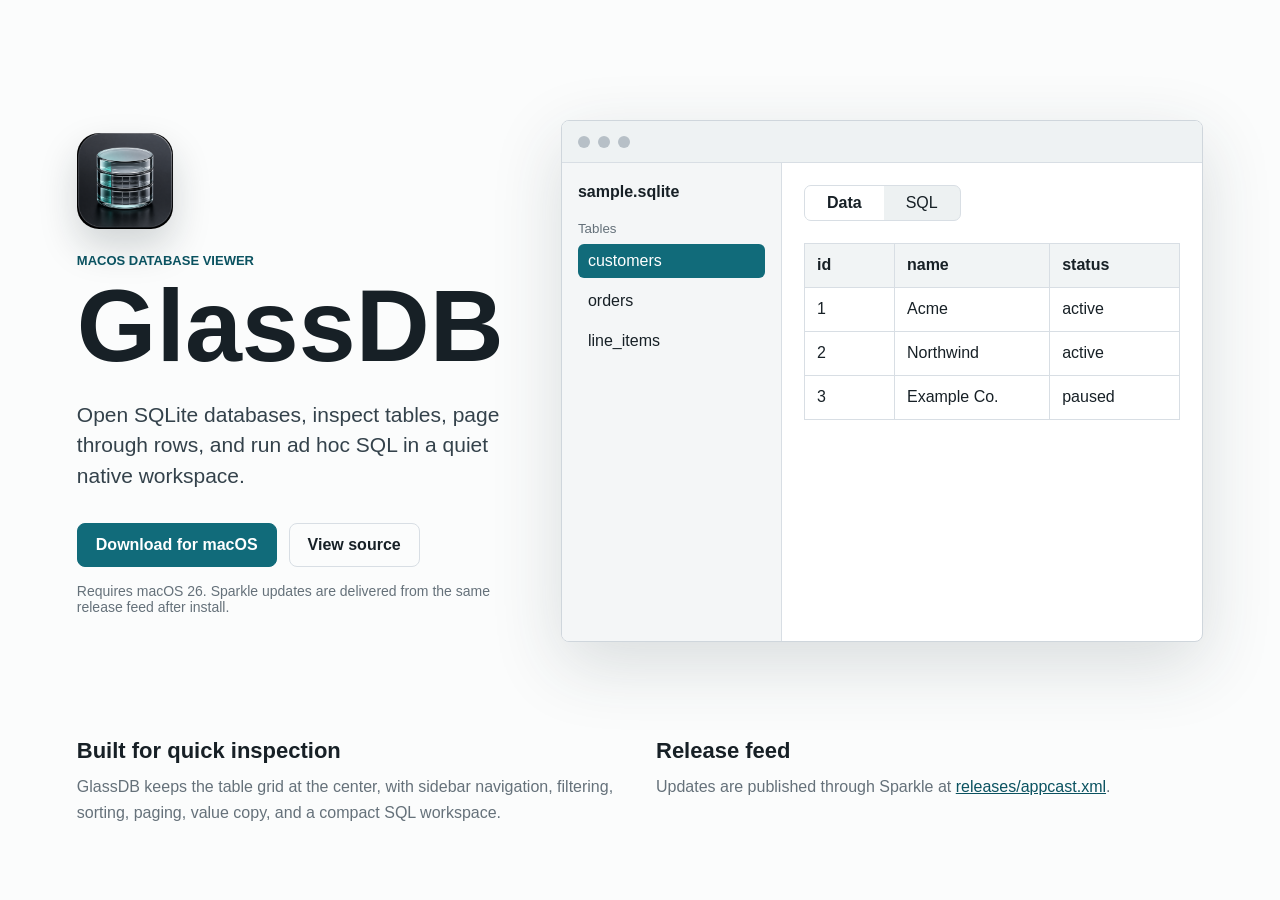
<file: index.html>
<!doctype html>
<html lang="en">
  <head>
    <meta charset="utf-8">
    <meta name="viewport" content="width=device-width, initial-scale=1">
    <title>GlassDB</title>
    <meta name="description" content="GlassDB is a macOS-native database viewer for developers.">
    <link rel="stylesheet" href="styles.css">
  </head>
  <body>
    <main class="page">
      <section class="hero">
        <div class="hero-copy">
          <img class="app-icon" src="assets/app-icon.png" alt="" width="96" height="96">
          <p class="eyebrow">macOS database viewer</p>
          <h1>GlassDB</h1>
          <p class="lede">Open SQLite databases, inspect tables, page through rows, and run ad hoc SQL in a quiet native workspace.</p>
          <div class="actions">
            <a class="primary" href="releases/GlassDB-0.1.2.zip">Download for macOS</a>
            <a class="secondary" href="https://github.com/makikub/glass-db">View source</a>
          </div>
          <p class="note">Requires macOS 26. Sparkle updates are delivered from the same release feed after install.</p>
        </div>
        <div class="app-shot" aria-label="GlassDB interface preview">
          <div class="toolbar">
            <span></span><span></span><span></span>
          </div>
          <div class="chrome">
            <aside>
              <strong>sample.sqlite</strong>
              <small>Tables</small>
              <p class="selected">customers</p>
              <p>orders</p>
              <p>line_items</p>
            </aside>
            <section>
              <div class="tabs"><b>Data</b><span>SQL</span></div>
              <div class="grid">
                <span>id</span><span>name</span><span>status</span>
                <span>1</span><span>Acme</span><span>active</span>
                <span>2</span><span>Northwind</span><span>active</span>
                <span>3</span><span>Example Co.</span><span>paused</span>
              </div>
            </section>
          </div>
        </div>
      </section>

      <section class="details">
        <div>
          <h2>Built for quick inspection</h2>
          <p>GlassDB keeps the table grid at the center, with sidebar navigation, filtering, sorting, paging, value copy, and a compact SQL workspace.</p>
        </div>
        <div>
          <h2>Release feed</h2>
          <p>Updates are published through Sparkle at <a href="releases/appcast.xml">releases/appcast.xml</a>.</p>
        </div>
      </section>
    </main>
  </body>
</html>
</file>
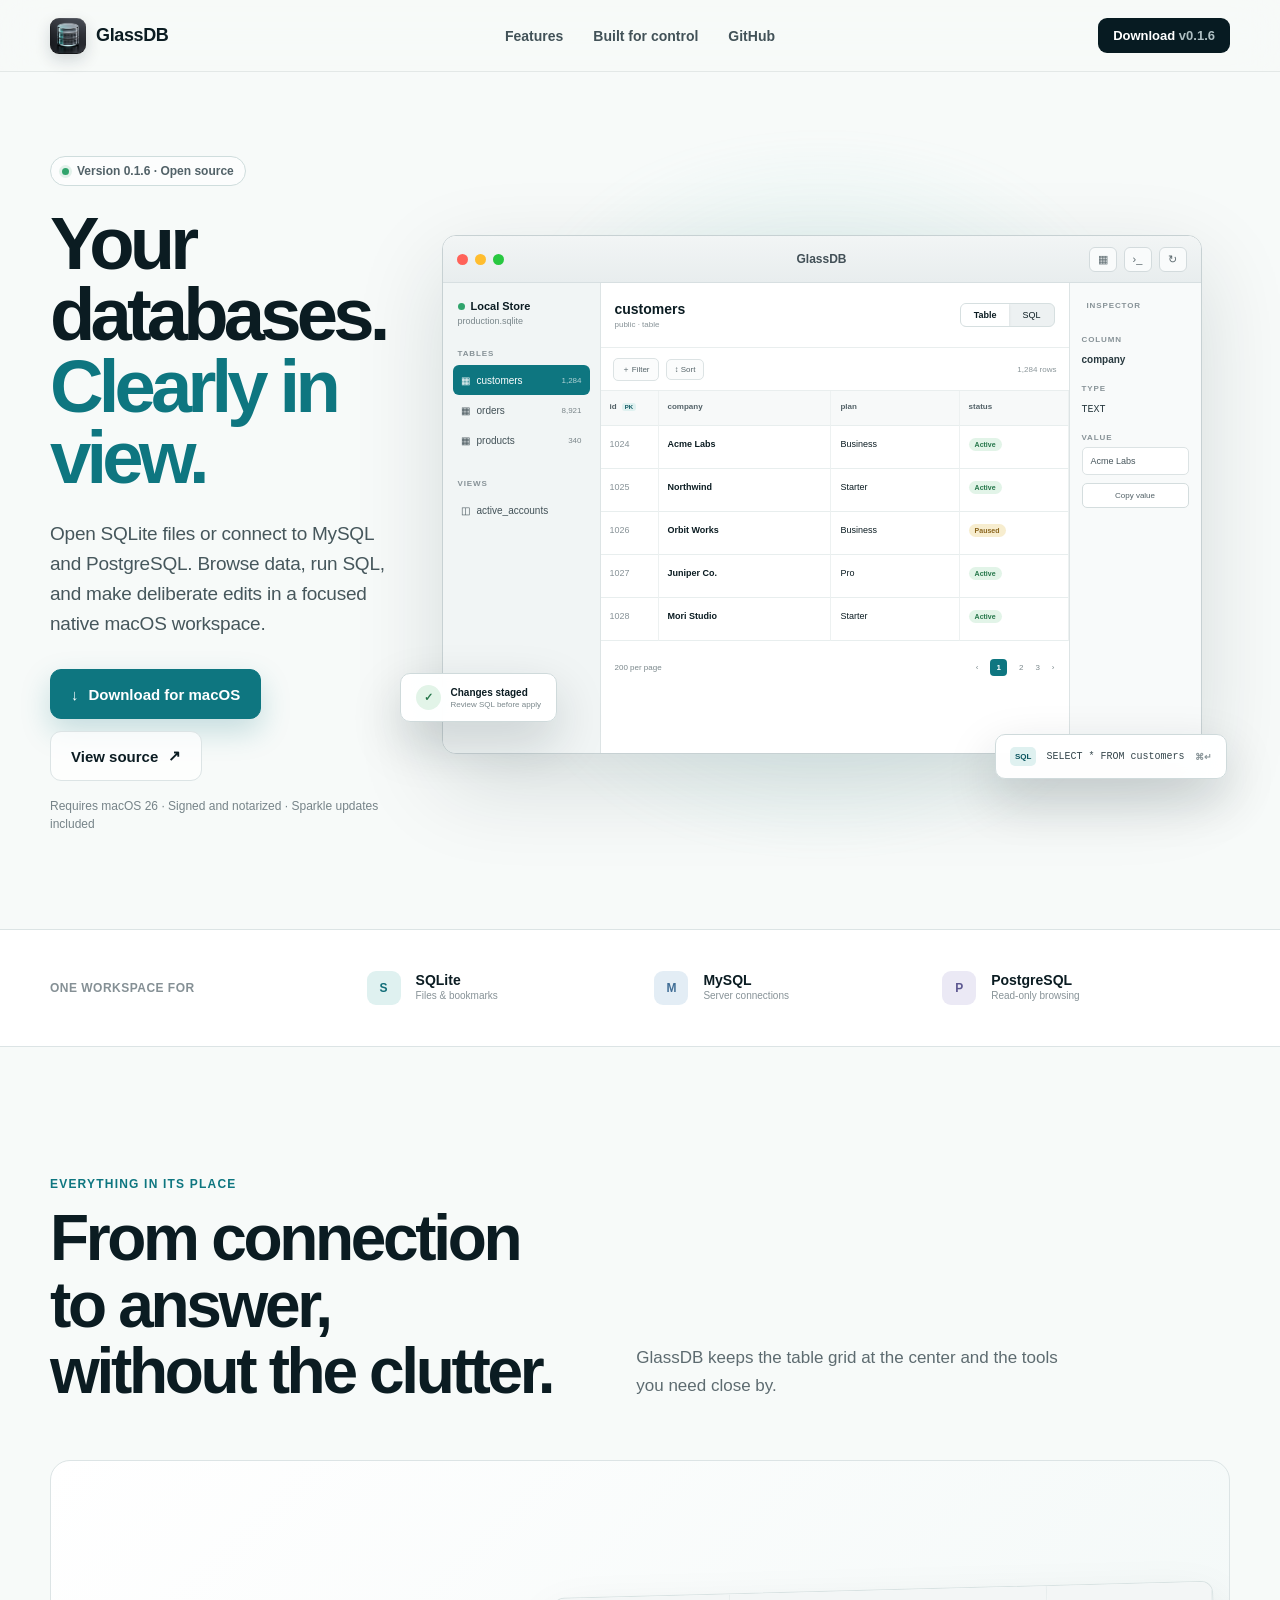
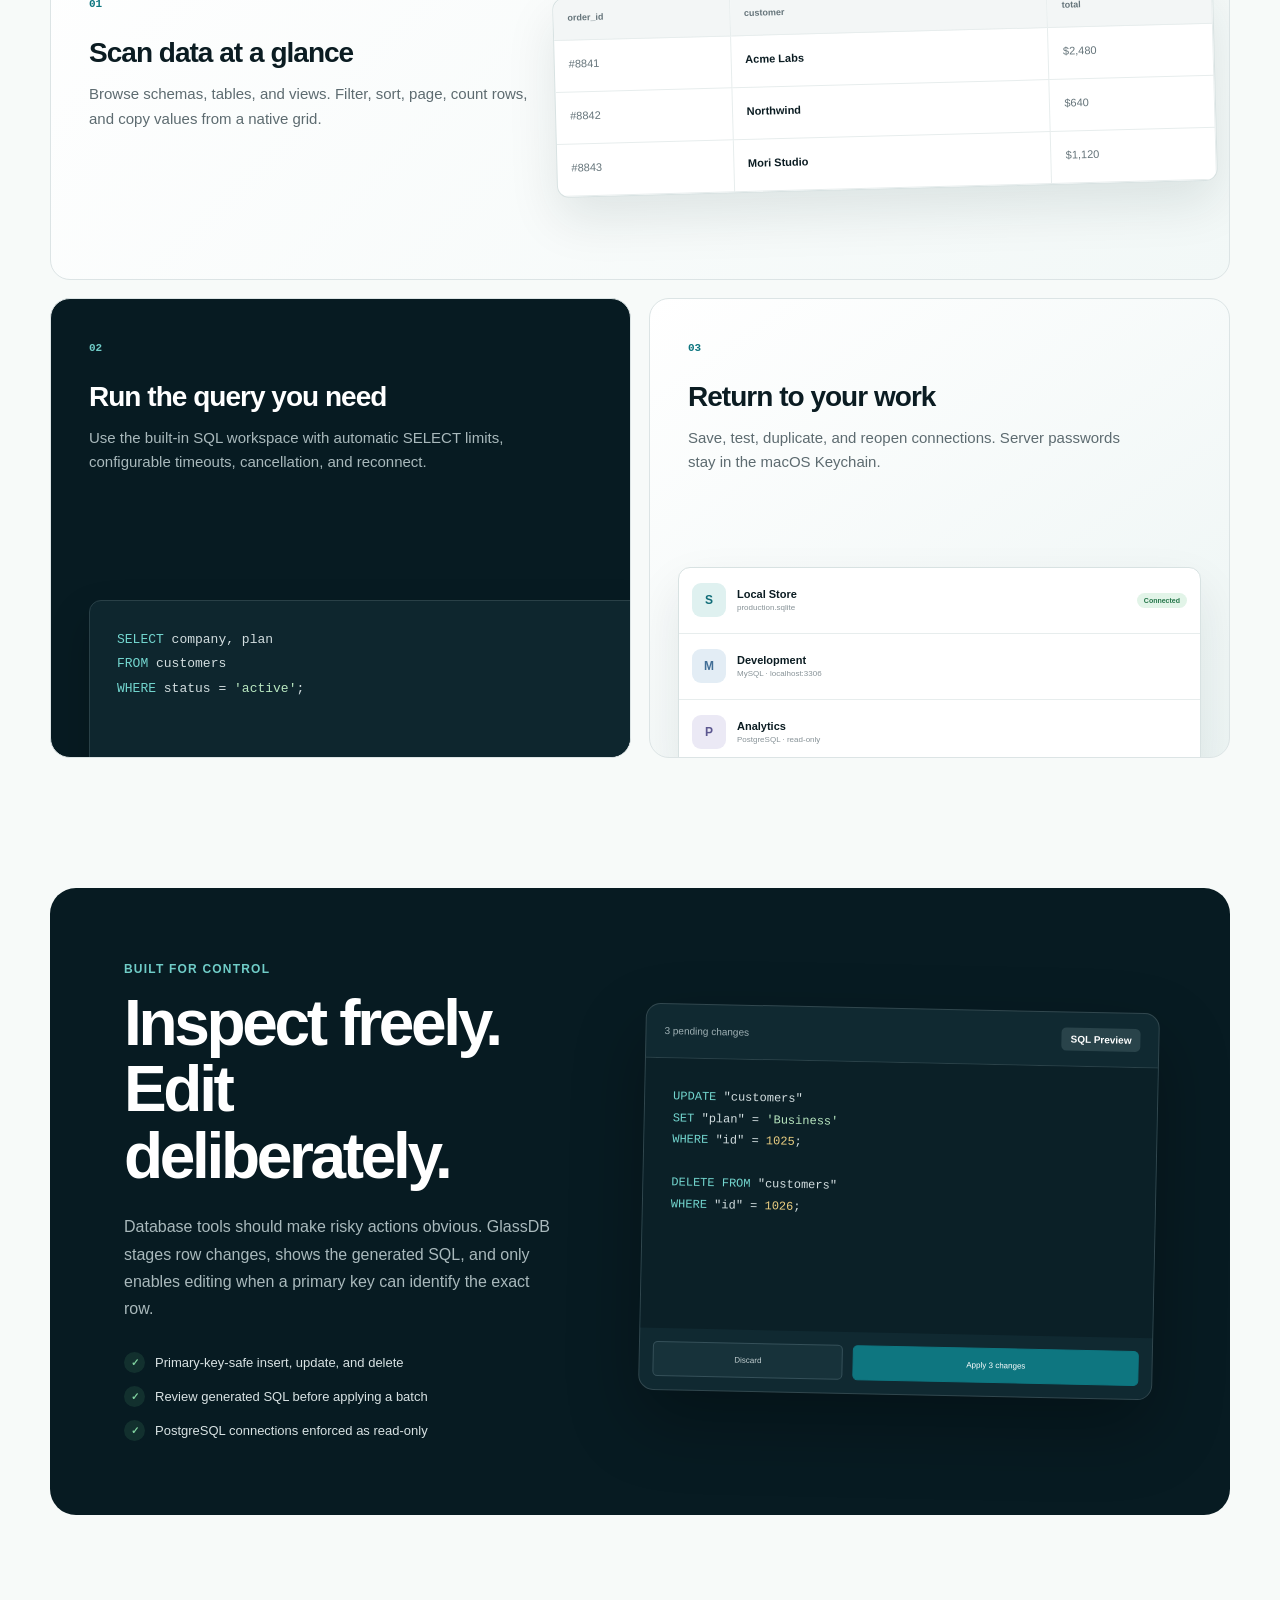
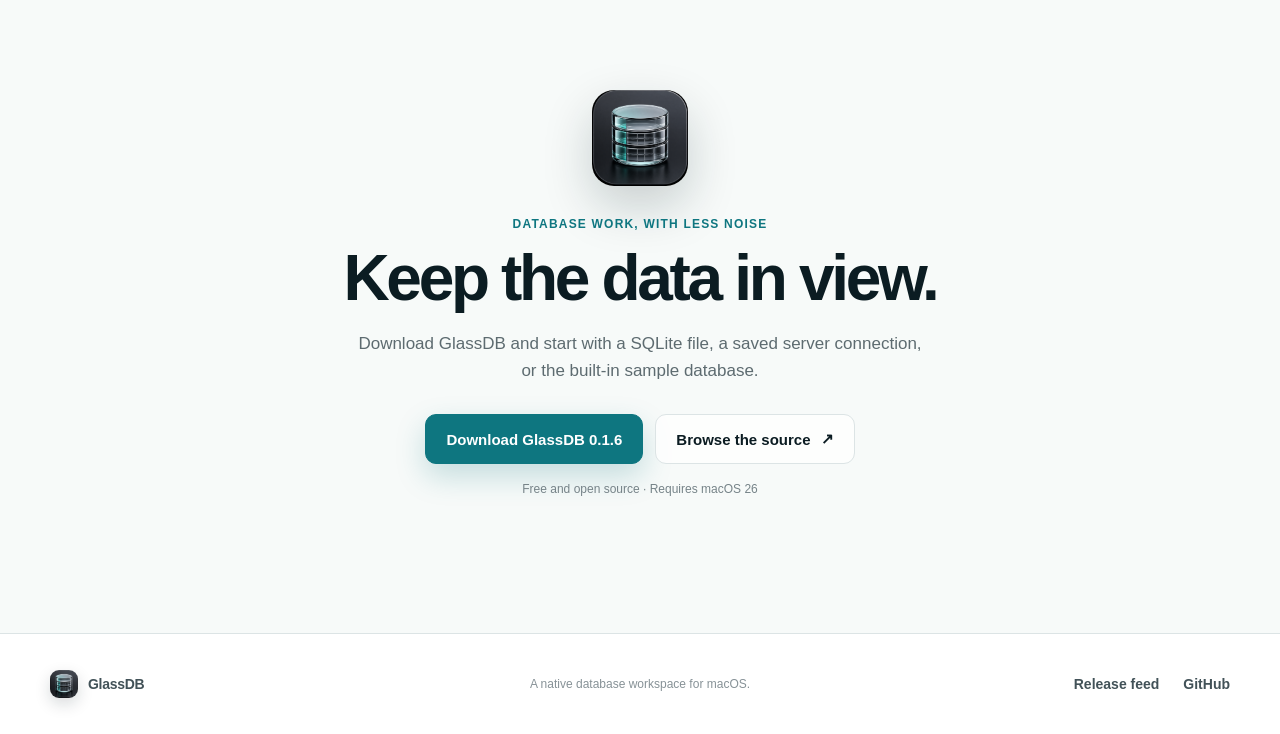
<file: docs/index.html>
<!doctype html>
<html lang="en">
  <head>
    <meta charset="utf-8">
    <meta name="viewport" content="width=device-width, initial-scale=1">
    <title>GlassDB — A native database workspace for macOS</title>
    <meta name="description" content="Browse SQLite, MySQL, and PostgreSQL databases in a focused native macOS workspace.">
    <meta name="theme-color" content="#071b22">
    <meta property="og:title" content="GlassDB — A native database workspace for macOS">
    <meta property="og:description" content="Inspect data, run SQL, and make deliberate edits without leaving a focused native workspace.">
    <meta property="og:type" content="website">
    <meta property="og:url" content="https://makikub.github.io/glass-db/">
    <link rel="icon" href="assets/app-icon.png">
    <link rel="stylesheet" href="styles.css">
  </head>
  <body>
    <header class="site-header">
      <a class="brand" href="#top" aria-label="GlassDB home">
        <img src="assets/app-icon.png" alt="" width="36" height="36">
        <span>GlassDB</span>
      </a>
      <nav aria-label="Main navigation">
        <a href="#features">Features</a>
        <a href="#safety">Built for control</a>
        <a href="https://github.com/makikub/glass-db">GitHub</a>
      </nav>
      <a class="header-download" href="releases/GlassDB-0.1.6.zip">Download <span>v0.1.6</span></a>
    </header>

    <main id="top">
      <section class="hero shell">
        <div class="hero-copy">
          <div class="version-pill"><span></span> Version 0.1.6 · Open source</div>
          <h1>Your databases.<br><em>Clearly in view.</em></h1>
          <p class="hero-lede">Open SQLite files or connect to MySQL and PostgreSQL. Browse data, run SQL, and make deliberate edits in a focused native macOS workspace.</p>
          <div class="hero-actions">
            <a class="button primary" href="releases/GlassDB-0.1.6.zip">
              <span class="apple-mark" aria-hidden="true">↓</span>
              Download for macOS
            </a>
            <a class="button secondary" href="https://github.com/makikub/glass-db">View source <span aria-hidden="true">↗</span></a>
          </div>
          <p class="requirements">Requires macOS 26 · Signed and notarized · Sparkle updates included</p>
        </div>

        <div class="product-stage" aria-label="GlassDB interface preview">
          <div class="stage-glow"></div>
          <div class="app-window">
            <div class="window-bar">
              <div class="traffic-lights" aria-hidden="true"><span></span><span></span><span></span></div>
              <div class="window-title">GlassDB</div>
              <div class="toolbar-actions"><span>▦</span><span>›_</span><span>↻</span></div>
            </div>
            <div class="app-body">
              <aside class="db-sidebar">
                <div class="connection-title"><span class="status-dot"></span> Local Store</div>
                <div class="db-path">production.sqlite</div>
                <div class="sidebar-label">TABLES</div>
                <div class="table-item active"><span>▦</span> customers <small>1,284</small></div>
                <div class="table-item"><span>▦</span> orders <small>8,921</small></div>
                <div class="table-item"><span>▦</span> products <small>340</small></div>
                <div class="sidebar-label secondary-label">VIEWS</div>
                <div class="table-item"><span>◫</span> active_accounts</div>
              </aside>
              <section class="workspace">
                <div class="workspace-top">
                  <div>
                    <strong>customers</strong>
                    <span>public · table</span>
                  </div>
                  <div class="mode-switch"><b>Table</b><span>SQL</span></div>
                </div>
                <div class="filter-bar">
                  <span class="filter">＋ Filter</span>
                  <span class="sort">↕ Sort</span>
                  <span class="row-count">1,284 rows</span>
                </div>
                <div class="data-grid" role="presentation">
                  <div class="cell head">id <small>PK</small></div><div class="cell head">company</div><div class="cell head">plan</div><div class="cell head">status</div>
                  <div class="cell muted">1024</div><div class="cell company">Acme Labs</div><div class="cell">Business</div><div class="cell"><i class="badge live">Active</i></div>
                  <div class="cell muted">1025</div><div class="cell company">Northwind</div><div class="cell">Starter</div><div class="cell"><i class="badge live">Active</i></div>
                  <div class="cell muted">1026</div><div class="cell company">Orbit Works</div><div class="cell">Business</div><div class="cell"><i class="badge paused">Paused</i></div>
                  <div class="cell muted">1027</div><div class="cell company">Juniper Co.</div><div class="cell">Pro</div><div class="cell"><i class="badge live">Active</i></div>
                  <div class="cell muted">1028</div><div class="cell company">Mori Studio</div><div class="cell">Starter</div><div class="cell"><i class="badge live">Active</i></div>
                </div>
                <div class="pager"><span>200 per page</span><span>‹</span><b>1</b><span>2</span><span>3</span><span>›</span></div>
              </section>
              <aside class="inspector">
                <div class="inspector-label">INSPECTOR</div>
                <div class="field-label">COLUMN</div>
                <strong>company</strong>
                <div class="field-label">TYPE</div>
                <code>TEXT</code>
                <div class="field-label">VALUE</div>
                <div class="value-box">Acme Labs</div>
                <button type="button" tabindex="-1">Copy value</button>
              </aside>
            </div>
          </div>
          <div class="float-card sql-card"><span>SQL</span><code>SELECT * FROM customers</code><b>⌘↵</b></div>
          <div class="float-card safe-card"><span>✓</span><div><b>Changes staged</b><small>Review SQL before apply</small></div></div>
        </div>
      </section>

      <section class="database-strip" aria-label="Supported databases">
        <div class="shell database-strip-inner">
          <span class="strip-label">One workspace for</span>
          <div class="database"><i class="db-mark sqlite">S</i><strong>SQLite</strong><small>Files &amp; bookmarks</small></div>
          <div class="database"><i class="db-mark mysql">M</i><strong>MySQL</strong><small>Server connections</small></div>
          <div class="database"><i class="db-mark postgres">P</i><strong>PostgreSQL</strong><small>Read-only browsing</small></div>
        </div>
      </section>

      <section class="features shell" id="features">
        <div class="section-heading">
          <p class="kicker">Everything in its place</p>
          <h2>From connection to answer,<br>without the clutter.</h2>
          <p>GlassDB keeps the table grid at the center and the tools you need close by.</p>
        </div>

        <div class="feature-grid">
          <article class="feature-card large browse-card">
            <div class="card-copy">
              <span class="feature-number">01</span>
              <h3>Scan data at a glance</h3>
              <p>Browse schemas, tables, and views. Filter, sort, page, count rows, and copy values from a native grid.</p>
            </div>
            <div class="mini-grid" aria-hidden="true">
              <span class="mini-head">order_id</span><span class="mini-head">customer</span><span class="mini-head">total</span>
              <span>#8841</span><b>Acme Labs</b><span>$2,480</span>
              <span>#8842</span><b>Northwind</b><span>$640</span>
              <span>#8843</span><b>Mori Studio</b><span>$1,120</span>
            </div>
          </article>

          <article class="feature-card sql-feature">
            <span class="feature-number">02</span>
            <h3>Run the query you need</h3>
            <p>Use the built-in SQL workspace with automatic SELECT limits, configurable timeouts, cancellation, and reconnect.</p>
            <div class="code-block" aria-hidden="true"><span>SELECT</span> company, plan<br><span>FROM</span> customers<br><span>WHERE</span> status = <i>'active'</i>;</div>
          </article>

          <article class="feature-card connections-feature">
            <span class="feature-number">03</span>
            <h3>Return to your work</h3>
            <p>Save, test, duplicate, and reopen connections. Server passwords stay in the macOS Keychain.</p>
            <div class="connection-list" aria-hidden="true">
              <div><i class="db-mark sqlite">S</i><span><b>Local Store</b><small>production.sqlite</small></span><em>Connected</em></div>
              <div><i class="db-mark mysql">M</i><span><b>Development</b><small>MySQL · localhost:3306</small></span></div>
              <div><i class="db-mark postgres">P</i><span><b>Analytics</b><small>PostgreSQL · read-only</small></span></div>
            </div>
          </article>
        </div>
      </section>

      <section class="safety shell" id="safety">
        <div class="safety-panel">
          <div class="safety-copy">
            <p class="kicker light">Built for control</p>
            <h2>Inspect freely.<br>Edit deliberately.</h2>
            <p>Database tools should make risky actions obvious. GlassDB stages row changes, shows the generated SQL, and only enables editing when a primary key can identify the exact row.</p>
            <ul>
              <li><span>✓</span> Primary-key-safe insert, update, and delete</li>
              <li><span>✓</span> Review generated SQL before applying a batch</li>
              <li><span>✓</span> PostgreSQL connections enforced as read-only</li>
            </ul>
          </div>
          <div class="change-review" aria-label="Example staged changes panel">
            <div class="review-header"><span>3 pending changes</span><b>SQL Preview</b></div>
            <div class="review-code"><span class="keyword">UPDATE</span> "customers"<br><span class="keyword">SET</span> "plan" = <i>'Business'</i><br><span class="keyword">WHERE</span> "id" = <strong>1025</strong>;<br><br><span class="keyword">DELETE FROM</span> "customers"<br><span class="keyword">WHERE</span> "id" = <strong>1026</strong>;</div>
            <div class="review-actions"><button type="button" tabindex="-1">Discard</button><button class="apply" type="button" tabindex="-1">Apply 3 changes</button></div>
          </div>
        </div>
      </section>

      <section class="final-cta shell">
        <img src="assets/app-icon.png" alt="GlassDB app icon" width="96" height="96">
        <p class="kicker">Database work, with less noise</p>
        <h2>Keep the data in view.</h2>
        <p>Download GlassDB and start with a SQLite file, a saved server connection, or the built-in sample database.</p>
        <div class="hero-actions centered">
          <a class="button primary" href="releases/GlassDB-0.1.6.zip">Download GlassDB 0.1.6</a>
          <a class="button secondary" href="https://github.com/makikub/glass-db">Browse the source <span aria-hidden="true">↗</span></a>
        </div>
        <p class="requirements">Free and open source · Requires macOS 26</p>
      </section>
    </main>

    <footer>
      <div class="shell footer-inner">
        <a class="brand footer-brand" href="#top"><img src="assets/app-icon.png" alt="" width="28" height="28"><span>GlassDB</span></a>
        <p>A native database workspace for macOS.</p>
        <div><a href="releases/appcast.xml">Release feed</a><a href="https://github.com/makikub/glass-db">GitHub</a></div>
      </div>
    </footer>
  </body>
</html>
</file>
<file: styles.css>
:root {
  color-scheme: light;
  --ink: #172026;
  --muted: #65717a;
  --line: #d8dee4;
  --panel: #f4f6f7;
  --accent: #116b7a;
  --accent-strong: #0a5260;
  --surface: #ffffff;
}

* {
  box-sizing: border-box;
}

body {
  margin: 0;
  color: var(--ink);
  background: #fbfcfc;
  font-family: -apple-system, BlinkMacSystemFont, "Segoe UI", sans-serif;
}

a {
  color: var(--accent-strong);
}

.page {
  min-height: 100vh;
}

.hero {
  display: grid;
  grid-template-columns: minmax(320px, 0.8fr) minmax(460px, 1.2fr);
  gap: 56px;
  align-items: center;
  min-height: 82vh;
  padding: 72px clamp(28px, 6vw, 96px) 48px;
}

.eyebrow {
  margin: 0 0 12px;
  color: var(--accent-strong);
  font-size: 13px;
  font-weight: 700;
  letter-spacing: 0;
  text-transform: uppercase;
}

.app-icon {
  display: block;
  width: 96px;
  height: 96px;
  margin: 0 0 24px;
  border-radius: 22px;
  box-shadow: 0 18px 38px rgb(17 32 38 / 18%);
}

h1 {
  margin: 0;
  font-size: clamp(56px, 8vw, 108px);
  line-height: 0.9;
  letter-spacing: 0;
}

.lede {
  max-width: 560px;
  margin: 28px 0 0;
  color: #34424b;
  font-size: 21px;
  line-height: 1.45;
}

.actions {
  display: flex;
  flex-wrap: wrap;
  gap: 12px;
  margin-top: 32px;
}

.actions a {
  display: inline-flex;
  align-items: center;
  min-height: 44px;
  padding: 0 18px;
  border: 1px solid var(--line);
  border-radius: 8px;
  color: var(--ink);
  font-weight: 650;
  text-decoration: none;
}

.actions .primary {
  border-color: var(--accent);
  background: var(--accent);
  color: white;
}

.note {
  margin-top: 16px;
  color: var(--muted);
  font-size: 14px;
}

.app-shot {
  overflow: hidden;
  min-height: 520px;
  border: 1px solid #cfd6dc;
  border-radius: 8px;
  background: var(--surface);
  box-shadow: 0 22px 70px rgb(37 53 61 / 16%);
}

.toolbar {
  display: flex;
  gap: 8px;
  align-items: center;
  height: 42px;
  padding: 0 16px;
  border-bottom: 1px solid var(--line);
  background: #eef2f3;
}

.toolbar span {
  width: 12px;
  height: 12px;
  border-radius: 50%;
  background: #b7c0c7;
}

.chrome {
  display: grid;
  grid-template-columns: 220px 1fr;
  min-height: 478px;
}

aside {
  padding: 20px 16px;
  border-right: 1px solid var(--line);
  background: var(--panel);
}

aside strong,
aside small,
aside p {
  display: block;
}

aside small {
  margin: 20px 0 8px;
  color: var(--muted);
}

aside p {
  margin: 6px 0;
  padding: 8px 10px;
  border-radius: 6px;
}

aside .selected {
  background: var(--accent);
  color: white;
}

.chrome section {
  padding: 22px;
}

.tabs {
  display: inline-flex;
  overflow: hidden;
  border: 1px solid var(--line);
  border-radius: 7px;
  background: #edf1f2;
}

.tabs b,
.tabs span {
  padding: 8px 22px;
}

.tabs b {
  background: white;
}

.grid {
  display: grid;
  grid-template-columns: 90px minmax(150px, 1fr) 130px;
  margin-top: 22px;
  border-top: 1px solid var(--line);
  border-left: 1px solid var(--line);
}

.grid span {
  min-height: 44px;
  padding: 12px;
  border-right: 1px solid var(--line);
  border-bottom: 1px solid var(--line);
}

.grid span:nth-child(-n+3) {
  background: #f1f4f5;
  font-weight: 700;
}

.details {
  display: grid;
  grid-template-columns: repeat(2, minmax(0, 1fr));
  gap: 32px;
  padding: 0 clamp(28px, 6vw, 96px) 72px;
}

.details h2 {
  margin: 0 0 10px;
  font-size: 22px;
}

.details p {
  margin: 0;
  color: var(--muted);
  line-height: 1.6;
}

@media (max-width: 860px) {
  .hero {
    grid-template-columns: 1fr;
    min-height: auto;
    padding-top: 48px;
  }

  .app-shot {
    min-height: 420px;
  }

  .chrome {
    grid-template-columns: 150px 1fr;
    min-height: 378px;
  }

  .details {
    grid-template-columns: 1fr;
  }
}

@media (max-width: 560px) {
  .hero {
    padding-inline: 20px;
  }

  .lede {
    font-size: 18px;
  }

  .app-icon {
    width: 76px;
    height: 76px;
    border-radius: 18px;
  }

  .app-shot {
    min-height: 360px;
  }

  .chrome {
    grid-template-columns: 1fr;
  }

  aside {
    display: none;
  }

  .chrome section {
    padding: 16px;
  }

  .grid {
    grid-template-columns: 56px minmax(112px, 1fr) 88px;
    font-size: 13px;
  }

  .details {
    padding-inline: 20px;
  }
}
</file>
<file: docs/styles.css>
:root {
  color-scheme: light;
  --ink: #0b1c22;
  --muted: #5d6b70;
  --line: #dce4e5;
  --soft-line: #e9eeee;
  --canvas: #f7faf9;
  --surface: #ffffff;
  --teal: #0e7680;
  --teal-dark: #07535d;
  --teal-soft: #dff1f0;
  --navy: #071b22;
  --lime: #b9e7c0;
  --shadow: 0 30px 90px rgb(9 35 41 / 14%);
}

* {
  box-sizing: border-box;
}

html {
  scroll-behavior: smooth;
}

body {
  margin: 0;
  color: var(--ink);
  background: var(--canvas);
  font-family: -apple-system, BlinkMacSystemFont, "SF Pro Display", "Segoe UI", sans-serif;
  -webkit-font-smoothing: antialiased;
}

a {
  color: inherit;
}

main {
  overflow: hidden;
}

button,
a {
  -webkit-tap-highlight-color: transparent;
}

.shell {
  width: min(1180px, calc(100% - 48px));
  margin-inline: auto;
}

.site-header {
  position: sticky;
  z-index: 20;
  top: 0;
  display: grid;
  grid-template-columns: 1fr auto 1fr;
  align-items: center;
  min-height: 72px;
  padding: 10px max(24px, calc((100vw - 1180px) / 2));
  border-bottom: 1px solid rgb(11 28 34 / 8%);
  background: rgb(247 250 249 / 86%);
  backdrop-filter: blur(20px) saturate(140%);
}

.brand {
  display: inline-flex;
  align-items: center;
  gap: 10px;
  width: fit-content;
  color: var(--ink);
  font-size: 18px;
  font-weight: 720;
  letter-spacing: -.02em;
  text-decoration: none;
}

.brand img {
  border-radius: 9px;
  box-shadow: 0 6px 16px rgb(10 33 39 / 16%);
}

.site-header nav {
  display: flex;
  gap: 30px;
  align-items: center;
}

.site-header nav a,
.footer-inner a {
  color: #425258;
  font-size: 14px;
  font-weight: 590;
  text-decoration: none;
}

.site-header nav a:hover,
.footer-inner a:hover {
  color: var(--teal-dark);
}

.header-download {
  justify-self: end;
  padding: 10px 15px;
  border-radius: 9px;
  color: white;
  background: var(--navy);
  font-size: 13px;
  font-weight: 680;
  text-decoration: none;
}

.header-download span {
  color: #adbec2;
  font-weight: 550;
}

.hero {
  display: grid;
  grid-template-columns: .84fr 1.3fr;
  gap: 56px;
  align-items: center;
  min-height: 770px;
  padding-block: 84px 96px;
}

.hero-copy {
  position: relative;
  z-index: 2;
}

.version-pill {
  display: inline-flex;
  gap: 8px;
  align-items: center;
  margin-bottom: 22px;
  padding: 7px 11px;
  border: 1px solid #cfdddd;
  border-radius: 999px;
  color: #526268;
  background: rgb(255 255 255 / 70%);
  font-size: 12px;
  font-weight: 650;
}

.version-pill span {
  width: 7px;
  height: 7px;
  border-radius: 50%;
  background: #30a46c;
  box-shadow: 0 0 0 3px rgb(48 164 108 / 13%);
}

h1,
h2,
h3,
p {
  margin-top: 0;
}

h1 {
  max-width: 620px;
  margin-bottom: 26px;
  font-size: clamp(54px, 5.8vw, 84px);
  line-height: .96;
  letter-spacing: -.065em;
}

h1 em {
  color: var(--teal);
  font-style: normal;
  font-weight: inherit;
}

.hero-lede {
  max-width: 540px;
  margin-bottom: 30px;
  color: #46575c;
  font-size: 19px;
  line-height: 1.58;
  letter-spacing: -.012em;
}

.hero-actions {
  display: flex;
  flex-wrap: wrap;
  gap: 12px;
}

.button {
  display: inline-flex;
  gap: 10px;
  align-items: center;
  justify-content: center;
  min-height: 50px;
  padding: 0 20px;
  border: 1px solid var(--line);
  border-radius: 11px;
  font-size: 15px;
  font-weight: 680;
  text-decoration: none;
  transition: transform .2s ease, box-shadow .2s ease, background .2s ease;
}

.button:hover {
  transform: translateY(-2px);
}

.button.primary {
  border-color: var(--teal);
  color: white;
  background: var(--teal);
  box-shadow: 0 12px 30px rgb(14 118 128 / 22%);
}

.button.primary:hover {
  background: var(--teal-dark);
  box-shadow: 0 16px 34px rgb(14 118 128 / 28%);
}

.button.secondary {
  background: rgb(255 255 255 / 75%);
}

.apple-mark {
  font-size: 15px;
}

.requirements {
  margin: 16px 0 0;
  color: #768388;
  font-size: 12px;
  line-height: 1.5;
}

.product-stage {
  position: relative;
  width: 760px;
  max-width: none;
}

.stage-glow {
  position: absolute;
  inset: -90px -60px;
  border-radius: 50%;
  background: radial-gradient(circle, rgb(116 206 200 / 28%), transparent 66%);
  filter: blur(12px);
}

.app-window {
  position: relative;
  overflow: hidden;
  width: 760px;
  border: 1px solid #c7d1d3;
  border-radius: 14px;
  background: white;
  box-shadow: var(--shadow);
}

.window-bar {
  display: grid;
  grid-template-columns: 1fr auto 1fr;
  align-items: center;
  height: 47px;
  padding: 0 14px;
  border-bottom: 1px solid #d7dfe1;
  background: linear-gradient(#f2f5f5, #e8edee);
}

.traffic-lights,
.toolbar-actions {
  display: flex;
  gap: 7px;
  align-items: center;
}

.traffic-lights span {
  width: 11px;
  height: 11px;
  border-radius: 50%;
  background: #c5ced0;
}

.traffic-lights span:first-child { background: #ff6259; }
.traffic-lights span:nth-child(2) { background: #ffbd2e; }
.traffic-lights span:last-child { background: #28c840; }

.window-title {
  color: #425057;
  font-size: 12px;
  font-weight: 650;
}

.toolbar-actions {
  justify-self: end;
}

.toolbar-actions span {
  display: grid;
  place-items: center;
  width: 28px;
  height: 25px;
  border: 1px solid #d3dbdd;
  border-radius: 6px;
  color: #5d6b70;
  background: #f9fbfb;
  font-size: 11px;
}

.app-body {
  display: grid;
  grid-template-columns: 158px 1fr 132px;
  min-height: 470px;
}

.db-sidebar {
  padding: 17px 10px;
  border-right: 1px solid #dde4e5;
  background: #f1f5f5;
}

.connection-title {
  display: flex;
  gap: 6px;
  align-items: center;
  padding-inline: 5px;
  font-size: 11px;
  font-weight: 700;
}

.status-dot {
  width: 7px;
  height: 7px;
  border-radius: 50%;
  background: #30a46c;
}

.db-path {
  overflow: hidden;
  margin: 4px 5px 23px;
  color: #7a878b;
  font-size: 9px;
  text-overflow: ellipsis;
  white-space: nowrap;
}

.sidebar-label,
.inspector-label,
.field-label {
  margin: 0 5px 7px;
  color: #879297;
  font-size: 8px;
  font-weight: 750;
  letter-spacing: .11em;
}

.secondary-label {
  margin-top: 24px;
}

.table-item {
  display: flex;
  gap: 7px;
  align-items: center;
  min-height: 30px;
  padding: 0 8px;
  border-radius: 6px;
  color: #425157;
  font-size: 10px;
}

.table-item.active {
  color: white;
  background: var(--teal);
}

.table-item small {
  margin-left: auto;
  color: inherit;
  font-size: 8px;
  opacity: .68;
}

.workspace {
  min-width: 0;
  background: #fff;
}

.workspace-top {
  display: flex;
  align-items: center;
  justify-content: space-between;
  height: 65px;
  padding: 0 14px;
  border-bottom: 1px solid var(--soft-line);
}

.workspace-top strong,
.workspace-top span {
  display: block;
}

.workspace-top strong {
  font-size: 14px;
}

.workspace-top > div:first-child span {
  margin-top: 3px;
  color: #879297;
  font-size: 8px;
}

.mode-switch {
  display: flex;
  overflow: hidden;
  border: 1px solid #d6dfe0;
  border-radius: 6px;
  background: #edf1f2;
}

.mode-switch b,
.mode-switch span {
  padding: 6px 13px;
  font-size: 9px;
}

.mode-switch b {
  background: white;
  box-shadow: 0 1px 3px rgb(9 35 41 / 10%);
}

.filter-bar {
  display: flex;
  gap: 7px;
  align-items: center;
  height: 43px;
  padding: 0 12px;
  border-bottom: 1px solid var(--soft-line);
}

.filter,
.sort {
  padding: 5px 8px;
  border: 1px solid #dce3e4;
  border-radius: 5px;
  color: #556469;
  background: #fbfcfc;
  font-size: 8px;
}

.row-count {
  margin-left: auto;
  color: #8b969a;
  font-size: 8px;
}

.data-grid {
  display: grid;
  grid-template-columns: 58px 1.35fr 1fr .85fr;
  font-size: 9px;
}

.cell {
  overflow: hidden;
  min-height: 43px;
  padding: 13px 9px;
  border-right: 1px solid #edf1f1;
  border-bottom: 1px solid #e8eeee;
  text-overflow: ellipsis;
  white-space: nowrap;
}

.cell.head {
  min-height: 35px;
  padding-block: 11px;
  color: #526167;
  background: #f7f9f9;
  font-size: 8px;
  font-weight: 720;
}

.cell.head small {
  margin-left: 3px;
  padding: 1px 3px;
  border-radius: 3px;
  color: var(--teal-dark);
  background: var(--teal-soft);
  font-size: 6px;
}

.cell.muted { color: #879297; }
.cell.company { font-weight: 650; }

.badge {
  padding: 3px 6px;
  border-radius: 999px;
  font-size: 7px;
  font-style: normal;
  font-weight: 700;
}

.badge.live { color: #25764a; background: #e2f4e8; }
.badge.paused { color: #8a641c; background: #f7edcf; }

.pager {
  display: flex;
  gap: 12px;
  align-items: center;
  justify-content: flex-end;
  padding: 18px 14px;
  color: #7a878b;
  font-size: 8px;
}

.pager span:first-child { margin-right: auto; }
.pager b { color: white; background: var(--teal); padding: 4px 6px; border-radius: 4px; }

.inspector {
  padding: 18px 12px;
  border-left: 1px solid #dde4e5;
  background: #f8fafa;
}

.inspector-label {
  margin-bottom: 25px;
}

.field-label {
  margin: 17px 0 5px;
}

.inspector strong,
.inspector code {
  color: #27383e;
  font-size: 10px;
}

.value-box {
  padding: 8px;
  border: 1px solid #dce3e4;
  border-radius: 5px;
  color: #46555b;
  background: white;
  font-size: 9px;
}

.inspector button,
.review-actions button {
  width: 100%;
  margin-top: 8px;
  padding: 7px;
  border: 1px solid #d4ddde;
  border-radius: 5px;
  color: #526167;
  background: #fff;
  font: inherit;
  font-size: 8px;
}

.float-card {
  position: absolute;
  z-index: 3;
  display: flex;
  align-items: center;
  border: 1px solid #cfdadb;
  border-radius: 10px;
  background: rgb(255 255 255 / 95%);
  box-shadow: 0 20px 50px rgb(9 35 41 / 18%);
  backdrop-filter: blur(12px);
}

.sql-card {
  right: -25px;
  bottom: -25px;
  gap: 10px;
  padding: 12px 14px;
}

.sql-card span {
  padding: 5px;
  border-radius: 5px;
  color: var(--teal-dark);
  background: var(--teal-soft);
  font-size: 8px;
  font-weight: 800;
}

.sql-card code { color: #35464c; font-size: 10px; }
.sql-card b { color: #899599; font-size: 9px; }

.safe-card {
  bottom: 32px;
  left: -42px;
  gap: 10px;
  padding: 11px 15px;
}

.safe-card > span {
  display: grid;
  place-items: center;
  width: 25px;
  height: 25px;
  border-radius: 50%;
  color: #25764a;
  background: #e2f4e8;
  font-size: 11px;
  font-weight: 800;
}

.safe-card b,
.safe-card small { display: block; }
.safe-card b { font-size: 10px; }
.safe-card small { margin-top: 2px; color: #7a878b; font-size: 8px; }

.database-strip {
  border-block: 1px solid var(--line);
  background: #fff;
}

.database-strip-inner {
  display: grid;
  grid-template-columns: 1.1fr repeat(3, 1fr);
  align-items: center;
  min-height: 116px;
}

.strip-label {
  color: #859095;
  font-size: 12px;
  font-weight: 650;
  letter-spacing: .04em;
  text-transform: uppercase;
}

.database {
  display: grid;
  grid-template-columns: 38px 1fr;
  grid-template-rows: 1fr 1fr;
  column-gap: 11px;
  align-items: end;
}

.db-mark {
  display: grid;
  grid-row: 1 / 3;
  place-items: center;
  width: 34px;
  height: 34px;
  border-radius: 9px;
  font-size: 12px;
  font-style: normal;
  font-weight: 800;
}

.db-mark.sqlite { color: #116d78; background: #dff1f0; }
.db-mark.mysql { color: #416e96; background: #e3edf5; }
.db-mark.postgres { color: #5c5790; background: #ebe9f5; }

.database strong { font-size: 14px; }
.database small { align-self: start; margin-top: 2px; color: #879297; font-size: 10px; }

.features {
  padding-block: 130px;
}

.section-heading {
  display: grid;
  grid-template-columns: 1fr 1.15fr;
  column-gap: 70px;
  align-items: end;
  margin-bottom: 55px;
}

.section-heading .kicker {
  grid-column: 1;
  align-self: start;
}

.section-heading h2 {
  grid-column: 1;
  margin: 0;
}

.section-heading > p:last-child {
  grid-column: 2;
  grid-row: 1 / 3;
  align-self: end;
  max-width: 450px;
  margin: 0 0 5px;
  color: var(--muted);
  font-size: 17px;
  line-height: 1.65;
}

.kicker {
  margin-bottom: 14px;
  color: var(--teal);
  font-size: 12px;
  font-weight: 750;
  letter-spacing: .1em;
  text-transform: uppercase;
}

h2 {
  font-size: clamp(40px, 5vw, 64px);
  line-height: 1.04;
  letter-spacing: -.052em;
}

.feature-grid {
  display: grid;
  grid-template-columns: 1fr 1fr;
  gap: 18px;
}

.feature-card {
  position: relative;
  overflow: hidden;
  min-height: 460px;
  padding: 38px;
  border: 1px solid var(--line);
  border-radius: 20px;
  background: #fff;
}

.feature-card.large {
  grid-column: 1 / -1;
  min-height: 420px;
}

.feature-number {
  display: inline-block;
  margin-bottom: 28px;
  color: var(--teal);
  font: 700 11px ui-monospace, SFMono-Regular, Menlo, monospace;
}

.feature-card h3 {
  max-width: 440px;
  margin-bottom: 13px;
  font-size: 28px;
  line-height: 1.1;
  letter-spacing: -.035em;
}

.feature-card p {
  max-width: 460px;
  color: var(--muted);
  font-size: 15px;
  line-height: 1.65;
}

.browse-card {
  display: grid;
  grid-template-columns: .8fr 1.2fr;
  align-items: center;
  background: linear-gradient(135deg, #fff, #f2f8f7);
}

.mini-grid {
  display: grid;
  grid-template-columns: .75fr 1.35fr .7fr;
  overflow: hidden;
  border: 1px solid #d8e2e2;
  border-radius: 12px;
  background: white;
  box-shadow: 0 22px 50px rgb(9 35 41 / 10%);
  transform: rotate(-1.5deg) translate(24px, 20px);
}

.mini-grid span,
.mini-grid b {
  min-height: 52px;
  padding: 17px 14px;
  border-right: 1px solid #e7eded;
  border-bottom: 1px solid #e7eded;
  color: #65747a;
  font-size: 11px;
  font-weight: 500;
}

.mini-grid b { color: var(--ink); font-weight: 680; }
.mini-grid .mini-head { min-height: 42px; padding-block: 14px; background: #f3f6f6; font-size: 9px; font-weight: 700; }

.sql-feature {
  background: var(--navy);
  color: white;
}

.sql-feature .feature-number { color: #70cdc8; }
.sql-feature p { color: #a9b9bc; }

.code-block {
  position: absolute;
  right: -25px;
  bottom: -18px;
  left: 38px;
  min-height: 175px;
  padding: 27px;
  border: 1px solid #294047;
  border-radius: 12px 0 0;
  color: #d3dee0;
  background: #0e262e;
  font: 13px/1.9 ui-monospace, SFMono-Regular, Menlo, monospace;
  box-shadow: 0 20px 40px rgb(0 0 0 / 22%);
}

.code-block span { color: #73d6cf; }
.code-block i { color: #b9e7c0; font-style: normal; }

.connections-feature {
  background: linear-gradient(145deg, #fff, #edf5f4);
}

.connection-list {
  position: absolute;
  right: 28px;
  bottom: -10px;
  left: 28px;
  overflow: hidden;
  border: 1px solid #d8e2e2;
  border-radius: 12px 12px 0 0;
  background: white;
  box-shadow: 0 22px 50px rgb(9 35 41 / 9%);
}

.connection-list > div {
  display: flex;
  gap: 11px;
  align-items: center;
  min-height: 66px;
  padding: 10px 13px;
  border-bottom: 1px solid #e7eded;
}

.connection-list .db-mark { width: 34px; height: 34px; }
.connection-list b,
.connection-list small { display: block; }
.connection-list b { margin-bottom: 3px; font-size: 11px; }
.connection-list small { color: #879297; font-size: 8px; }
.connection-list em { margin-left: auto; padding: 4px 7px; border-radius: 999px; color: #25764a; background: #e2f4e8; font-size: 7px; font-style: normal; font-weight: 750; }

.safety {
  padding-bottom: 130px;
}

.safety-panel {
  display: grid;
  grid-template-columns: .92fr 1.08fr;
  gap: 80px;
  align-items: center;
  overflow: hidden;
  min-height: 610px;
  padding: 74px;
  border-radius: 26px;
  color: white;
  background: var(--navy);
}

.kicker.light { color: #70cdc8; }
.safety-copy h2 { margin-bottom: 24px; }
.safety-copy > p:not(.kicker) { max-width: 500px; color: #a9b9bc; font-size: 16px; line-height: 1.7; }
.safety-copy ul { display: grid; gap: 13px; margin: 30px 0 0; padding: 0; list-style: none; }
.safety-copy li { display: flex; gap: 10px; align-items: center; color: #d8e2e3; font-size: 13px; }
.safety-copy li span { display: grid; place-items: center; width: 21px; height: 21px; border-radius: 50%; color: #80d2a0; background: rgb(82 179 119 / 14%); font-size: 10px; font-weight: 800; }

.change-review {
  overflow: hidden;
  border: 1px solid #31474e;
  border-radius: 15px;
  background: #102931;
  box-shadow: 0 30px 70px rgb(0 0 0 / 30%);
  transform: rotate(1.2deg);
}

.review-header {
  display: flex;
  align-items: center;
  justify-content: space-between;
  min-height: 54px;
  padding: 0 18px;
  border-bottom: 1px solid #2b4249;
  color: #9fb0b4;
  font-size: 10px;
}

.review-header b { padding: 6px 9px; border-radius: 5px; color: white; background: #29434a; }

.review-code {
  min-height: 270px;
  padding: 28px;
  color: #d3dee0;
  background: #0b2027;
  font: 12px/1.8 ui-monospace, SFMono-Regular, Menlo, monospace;
}

.review-code .keyword { color: #73d6cf; }
.review-code i { color: #b9e7c0; font-style: normal; }
.review-code strong { color: #eccf82; font-weight: 500; }

.review-actions {
  display: grid;
  grid-template-columns: 1fr 1.5fr;
  gap: 10px;
  padding: 13px;
}

.review-actions button { min-height: 35px; margin: 0; border-color: #355059; color: #c3d0d2; background: #17323a; }
.review-actions button.apply { border-color: var(--teal); color: white; background: var(--teal); }

.final-cta {
  padding-block: 45px 135px;
  text-align: center;
}

.final-cta img {
  margin-bottom: 27px;
  border-radius: 22px;
  box-shadow: 0 20px 50px rgb(9 35 41 / 20%);
}

.final-cta h2 { margin-bottom: 18px; }
.final-cta > p:not(.kicker):not(.requirements) { max-width: 570px; margin: 0 auto 30px; color: var(--muted); font-size: 17px; line-height: 1.6; }
.hero-actions.centered { justify-content: center; }

footer {
  border-top: 1px solid var(--line);
  background: #fff;
}

.footer-inner {
  display: grid;
  grid-template-columns: 1fr auto 1fr;
  align-items: center;
  min-height: 100px;
}

.footer-brand { font-size: 15px; }
.footer-inner p { margin: 0; color: #879297; font-size: 12px; }
.footer-inner > div { display: flex; gap: 24px; justify-self: end; }

@media (max-width: 1080px) {
  .hero {
    grid-template-columns: 1fr;
    min-height: auto;
    padding-top: 90px;
  }

  .hero-copy {
    max-width: 700px;
  }

  .product-stage {
    width: min(760px, 92vw);
    margin-inline: auto;
  }

  .app-window {
    width: 100%;
  }

  .site-header {
    grid-template-columns: 1fr auto;
  }

  .site-header nav {
    display: none;
  }

  .database-strip-inner {
    grid-template-columns: repeat(3, 1fr);
    gap: 20px;
    padding-block: 28px;
  }

  .strip-label {
    grid-column: 1 / -1;
  }

  .safety-panel {
    gap: 45px;
    padding: 55px;
  }
}

@media (max-width: 760px) {
  .shell {
    width: min(100% - 32px, 600px);
  }

  .site-header {
    min-height: 64px;
    padding-inline: 16px;
  }

  .header-download span {
    display: none;
  }

  .hero {
    gap: 48px;
    padding-block: 62px 74px;
  }

  h1 {
    font-size: clamp(50px, 15vw, 70px);
  }

  .product-stage {
    left: 50%;
    width: 730px;
    transform: translateX(-50%) scale(.74);
    margin-block: -60px;
  }

  .database-strip-inner {
    grid-template-columns: 1fr;
  }

  .strip-label {
    grid-column: auto;
  }

  .section-heading {
    display: block;
  }

  .section-heading h2 {
    margin-bottom: 22px;
  }

  .feature-grid,
  .browse-card,
  .safety-panel {
    grid-template-columns: 1fr;
  }

  .features {
    padding-block: 90px;
  }

  .feature-card,
  .feature-card.large {
    min-height: 450px;
    padding: 30px;
  }

  .browse-card {
    align-items: start;
  }

  .mini-grid {
    position: absolute;
    right: -30px;
    bottom: 20px;
    left: 30px;
    transform: rotate(-1.5deg);
  }

  .safety {
    width: 100%;
    padding-bottom: 90px;
  }

  .safety-panel {
    gap: 45px;
    padding: 50px max(24px, calc((100vw - 600px) / 2));
    border-radius: 0;
  }

  .change-review {
    transform: none;
  }

  .footer-inner {
    grid-template-columns: 1fr auto;
    gap: 15px;
    padding-block: 25px;
  }

  .footer-inner p {
    display: none;
  }
}

@media (max-width: 480px) {
  .hero-actions .button {
    width: 100%;
  }

  .product-stage {
    transform: translateX(-50%) scale(.54);
    margin-block: -110px;
  }

  .feature-card,
  .feature-card.large {
    min-height: 470px;
  }

  .code-block {
    left: 25px;
  }

  .connection-list {
    right: 20px;
    left: 20px;
  }

  .safety-panel {
    padding-block: 45px;
  }

  .review-code {
    padding: 20px;
    font-size: 10px;
  }

  .footer-inner > div {
    gap: 14px;
  }
}

@media (prefers-reduced-motion: reduce) {
  html {
    scroll-behavior: auto;
  }

  .button {
    transition: none;
  }
}
</file>
